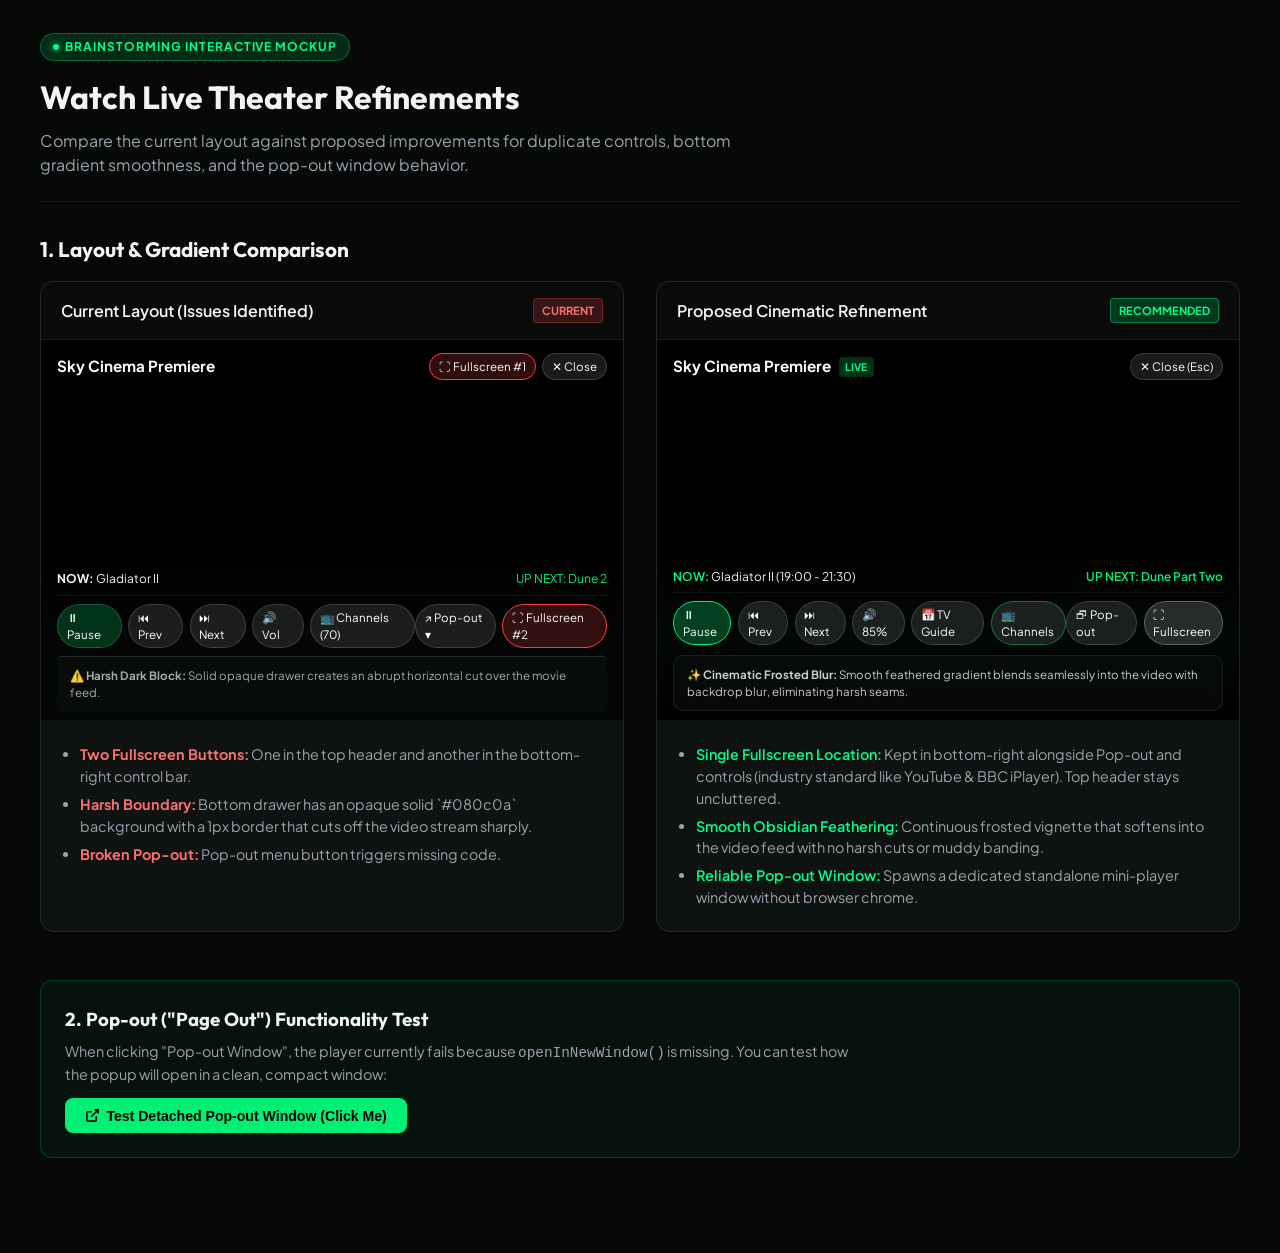
<file: mockup_player.html>
<!DOCTYPE html>
<html lang="en">
<head>
  <meta charset="UTF-8">
  <meta name="viewport" content="width=device-width, initial-scale=1.0">
  <title>Watch Live Player - Visual Mockup & Design Options</title>
  <link rel="preconnect" href="https://fonts.googleapis.com">
  <link rel="preconnect" href="https://fonts.gstatic.com" crossorigin>
  <link href="https://fonts.googleapis.com/css2?family=Outfit:wght@400;500;600;700;800&family=Plus+Jakarta+Sans:wght@400;500;600;700&display=swap" rel="stylesheet">
  <style>
    :root {
      --bg-dark: #070908;
      --card-bg: rgba(18, 24, 21, 0.7);
      --card-border: rgba(255, 255, 255, 0.08);
      --accent-neon: #00ff88;
      --accent-emerald: #00f076;
      --text-main: #f3f4f6;
      --text-muted: #9ca3af;
    }
    * { box-sizing: border-box; margin: 0; padding: 0; }
    body {
      font-family: 'Plus Jakarta Sans', sans-serif;
      background: var(--bg-dark);
      color: var(--text-main);
      padding: 2rem 1.5rem 4rem;
      line-height: 1.5;
    }
    h1, h2, h3 { font-family: 'Outfit', sans-serif; font-weight: 700; }
    .container { max-width: 1200px; margin: 0 auto; }
    .header {
      margin-bottom: 2rem;
      border-bottom: 1px solid var(--card-border);
      padding-bottom: 1.5rem;
    }
    .badge {
      display: inline-flex;
      align-items: center;
      gap: 0.4rem;
      font-size: 0.75rem;
      font-weight: 700;
      text-transform: uppercase;
      letter-spacing: 0.08em;
      padding: 0.25rem 0.75rem;
      border-radius: 9999px;
      background: rgba(0, 240, 118, 0.15);
      border: 1px solid rgba(0, 240, 118, 0.3);
      color: var(--accent-neon);
      margin-bottom: 0.75rem;
    }
    .dot { width: 6px; height: 6px; border-radius: 50%; background: var(--accent-neon); box-shadow: 0 0 8px var(--accent-neon); }
    h1 { font-size: 2rem; margin-bottom: 0.5rem; }
    p.lead { color: var(--text-muted); font-size: 1rem; max-width: 750px; }

    .tabs {
      display: flex;
      gap: 0.75rem;
      margin-bottom: 2rem;
    }
    .tab-btn {
      background: rgba(255, 255, 255, 0.05);
      border: 1px solid var(--card-border);
      color: var(--text-muted);
      padding: 0.6rem 1.2rem;
      border-radius: 8px;
      font-weight: 600;
      font-size: 0.88rem;
      cursor: pointer;
      transition: all 0.2s;
    }
    .tab-btn:hover { background: rgba(255, 255, 255, 0.1); color: #fff; }
    .tab-btn.active {
      background: rgba(0, 240, 118, 0.15);
      border-color: var(--accent-emerald);
      color: #fff;
    }

    .mockup-grid {
      display: grid;
      grid-template-columns: 1fr 1fr;
      gap: 2rem;
      margin-bottom: 3rem;
    }
    @media (max-width: 900px) {
      .mockup-grid { grid-template-columns: 1fr; }
    }

    .mockup-card {
      background: var(--card-bg);
      border: 1px solid var(--card-border);
      border-radius: 14px;
      overflow: hidden;
      display: flex;
      flex-direction: column;
    }
    .card-head {
      padding: 1rem 1.25rem;
      background: rgba(0, 0, 0, 0.4);
      border-bottom: 1px solid var(--card-border);
      display: flex;
      justify-content: space-between;
      align-items: center;
    }
    .card-title { font-size: 1rem; font-weight: 600; }
    .card-tag { font-size: 0.7rem; padding: 0.2rem 0.5rem; border-radius: 4px; font-weight: 700; }
    .tag-current { background: rgba(239, 68, 68, 0.2); color: #f87171; border: 1px solid rgba(239, 68, 68, 0.3); }
    .tag-proposed { background: rgba(0, 240, 118, 0.2); color: var(--accent-neon); border: 1px solid rgba(0, 240, 118, 0.4); }

    /* Mockup Screen Viewport */
    .screen-preview {
      position: relative;
      height: 380px;
      background: #000 url('https://images.unsplash.com/photo-1574375927938-d5a98e8ffe85?auto=format&fit=crop&w=1200&q=80') center/cover no-repeat;
      display: flex;
      flex-direction: column;
      justify-content: space-between;
      overflow: hidden;
    }

    /* Screen Header */
    .screen-header {
      padding: 0.8rem 1rem;
      display: flex;
      justify-content: space-between;
      align-items: center;
      background: linear-gradient(to bottom, rgba(0,0,0,0.85) 0%, transparent 100%);
      z-index: 10;
    }
    .ch-title { font-size: 0.95rem; font-weight: 700; color: #fff; }
    .header-btns { display: flex; gap: 0.4rem; align-items: center; }
    .mini-btn {
      background: rgba(255, 255, 255, 0.1);
      border: 1px solid rgba(255, 255, 255, 0.15);
      color: #fff;
      font-size: 0.72rem;
      padding: 0.25rem 0.55rem;
      border-radius: 9999px;
      display: flex;
      align-items: center;
      gap: 0.3rem;
      backdrop-filter: blur(8px);
    }
    .mini-btn.highlight {
      border-color: #ef4444;
      background: rgba(239, 68, 68, 0.2);
    }

    /* Current Bottom Section */
    .bottom-current {
      position: relative;
      background: linear-gradient(to top, rgba(4,7,6,0.98) 0%, rgba(4,7,6,0.8) 50%, transparent 100%);
      padding: 1rem 1rem 0.6rem;
    }
    .current-surf-box {
      background: rgba(8, 12, 10, 0.98);
      border-top: 1px solid rgba(255, 255, 255, 0.12);
      padding: 0.6rem 0.8rem;
      margin-top: 0.5rem;
      border-radius: 4px;
      font-size: 0.72rem;
      color: #aaa;
    }

    /* Proposed Bottom Section */
    .bottom-proposed {
      position: relative;
      background: linear-gradient(to top, 
        rgba(0, 0, 0, 0.95) 0%, 
        rgba(3, 8, 6, 0.85) 45%, 
        rgba(3, 8, 6, 0.5) 75%, 
        rgba(3, 8, 6, 0.15) 90%, 
        transparent 100%
      );
      backdrop-filter: blur(12px);
      -webkit-backdrop-filter: blur(12px);
      padding: 1.5rem 1rem 0.6rem;
    }
    .proposed-surf-box {
      background: rgba(12, 18, 15, 0.55);
      border: 1px solid rgba(255, 255, 255, 0.08);
      border-radius: 10px;
      padding: 0.6rem 0.8rem;
      margin-top: 0.6rem;
      backdrop-filter: blur(16px);
      font-size: 0.72rem;
      color: #ccc;
    }

    .ticker-bar {
      display: flex;
      justify-content: space-between;
      align-items: center;
      font-size: 0.75rem;
      margin-bottom: 0.5rem;
      padding-bottom: 0.4rem;
      border-bottom: 1px solid rgba(255, 255, 255, 0.06);
    }
    .controls-row {
      display: flex;
      justify-content: space-between;
      align-items: center;
    }
    .ctrl-group { display: flex; gap: 0.4rem; align-items: center; }

    .popout-demo-card {
      background: rgba(0, 240, 118, 0.04);
      border: 1px solid rgba(0, 240, 118, 0.2);
      border-radius: 12px;
      padding: 1.5rem;
      margin-bottom: 2rem;
    }
    .btn-test {
      background: var(--accent-emerald);
      color: #000;
      font-weight: 700;
      border: none;
      padding: 0.6rem 1.25rem;
      border-radius: 8px;
      cursor: pointer;
      font-size: 0.88rem;
      display: inline-flex;
      align-items: center;
      gap: 0.4rem;
      margin-top: 0.75rem;
      transition: all 0.2s;
    }
    .btn-test:hover { background: var(--accent-neon); transform: translateY(-1px); }
    .notes-list { margin-left: 1.2rem; color: var(--text-muted); font-size: 0.9rem; margin-top: 0.5rem; }
    .notes-list li { margin-bottom: 0.4rem; }
    .highlight-text { color: var(--accent-neon); font-weight: 600; }
  </style>
</head>
<body>
  <div class="container">
    <div class="header">
      <div class="badge"><span class="dot"></span> Brainstorming Interactive Mockup</div>
      <h1>Watch Live Theater Refinements</h1>
      <p class="lead">Compare the current layout against proposed improvements for duplicate controls, bottom gradient smoothness, and the pop-out window behavior.</p>
    </div>

    <!-- COMPARISON 1: TWO FULLSCREEN BUTTONS & BOTTOM GRADIENT -->
    <h2 style="font-size: 1.3rem; margin-bottom: 1rem;">1. Layout & Gradient Comparison</h2>
    <div class="mockup-grid">
      <!-- CURRENT STATE -->
      <div class="mockup-card">
        <div class="card-head">
          <span class="card-title">Current Layout (Issues Identified)</span>
          <span class="card-tag tag-current">CURRENT</span>
        </div>
        <div class="screen-preview">
          <!-- Screen Header with Fullscreen 1 -->
          <div class="screen-header">
            <div class="ch-title">Sky Cinema Premiere</div>
            <div class="header-btns">
              <span class="mini-btn highlight" title="Duplicate Fullscreen Button #1">⛶ Fullscreen #1</span>
              <span class="mini-btn">✕ Close</span>
            </div>
          </div>
          <!-- Video Screen center -->
          <div style="flex: 1;"></div>
          <!-- Screen Bottom with Fullscreen 2 and Stark Drawer -->
          <div class="bottom-current">
            <div class="ticker-bar">
              <span><b>NOW:</b> Gladiator II</span>
              <span style="color: var(--accent-emerald);">UP NEXT: Dune 2</span>
            </div>
            <div class="controls-row">
              <div class="ctrl-group">
                <span class="mini-btn" style="background: rgba(0,240,118,0.2);">⏸ Pause</span>
                <span class="mini-btn">⏮ Prev</span>
                <span class="mini-btn">⏭ Next</span>
                <span class="mini-btn">🔊 Vol</span>
                <span class="mini-btn">📺 Channels (70)</span>
              </div>
              <div class="ctrl-group">
                <span class="mini-btn">↗ Pop-out ▾</span>
                <span class="mini-btn highlight" title="Duplicate Fullscreen Button #2">⛶ Fullscreen #2</span>
              </div>
            </div>
            <div class="current-surf-box">
              ⚠️ <b>Harsh Dark Block:</b> Solid opaque drawer creates an abrupt horizontal cut over the movie feed.
            </div>
          </div>
        </div>
        <div style="padding: 1rem 1.25rem;">
          <ul class="notes-list">
            <li><b style="color: #f87171;">Two Fullscreen Buttons:</b> One in the top header and another in the bottom-right control bar.</li>
            <li><b style="color: #f87171;">Harsh Boundary:</b> Bottom drawer has an opaque solid `#080c0a` background with a 1px border that cuts off the video stream sharply.</li>
            <li><b style="color: #f87171;">Broken Pop-out:</b> Pop-out menu button triggers missing code.</li>
          </ul>
        </div>
      </div>

      <!-- PROPOSED IMPROVEMENTS -->
      <div class="mockup-card">
        <div class="card-head">
          <span class="card-title">Proposed Cinematic Refinement</span>
          <span class="card-tag tag-proposed">RECOMMENDED</span>
        </div>
        <div class="screen-preview">
          <!-- Screen Header: Clean, only Close + Live metadata -->
          <div class="screen-header">
            <div class="ch-title" style="display: flex; align-items: center; gap: 0.5rem;">
              <span>Sky Cinema Premiere</span>
              <span style="font-size: 0.65rem; background: rgba(0,240,118,0.2); color: var(--accent-neon); padding: 0.15rem 0.4rem; border-radius: 4px; font-weight: 700;">LIVE</span>
            </div>
            <div class="header-btns">
              <span class="mini-btn" style="cursor: pointer;">✕ Close (Esc)</span>
            </div>
          </div>
          <div style="flex: 1;"></div>
          <!-- Screen Bottom: Unified Frosted Vignette -->
          <div class="bottom-proposed">
            <div class="ticker-bar">
              <span><b class="highlight-text">NOW:</b> Gladiator II (19:00 - 21:30)</span>
              <span style="color: var(--accent-emerald); font-weight: 600;">UP NEXT: Dune Part Two</span>
            </div>
            <div class="controls-row">
              <div class="ctrl-group">
                <span class="mini-btn" style="background: rgba(0,240,118,0.25); border-color: var(--accent-emerald); color: #fff;">⏸ Pause</span>
                <span class="mini-btn">⏮ Prev</span>
                <span class="mini-btn">⏭ Next</span>
                <span class="mini-btn">🔊 85%</span>
                <span class="mini-btn">📅 TV Guide</span>
                <span class="mini-btn" style="border-color: rgba(0,240,118,0.4);">📺 Channels</span>
              </div>
              <div class="ctrl-group">
                <span class="mini-btn">🗗 Pop-out</span>
                <span class="mini-btn" style="background: rgba(255,255,255,0.15); border-color: rgba(255,255,255,0.25);">⛶ Fullscreen</span>
              </div>
            </div>
            <div class="proposed-surf-box">
              ✨ <b>Cinematic Frosted Blur:</b> Smooth feathered gradient blends seamlessly into the video with backdrop blur, eliminating harsh seams.
            </div>
          </div>
        </div>
        <div style="padding: 1rem 1.25rem;">
          <ul class="notes-list">
            <li><b class="highlight-text">Single Fullscreen Location:</b> Kept in bottom-right alongside Pop-out and controls (industry standard like YouTube & BBC iPlayer). Top header stays uncluttered.</li>
            <li><b class="highlight-text">Smooth Obsidian Feathering:</b> Continuous frosted vignette that softens into the video feed with no harsh cuts or muddy banding.</li>
            <li><b class="highlight-text">Reliable Pop-out Window:</b> Spawns a dedicated standalone mini-player window without browser chrome.</li>
          </ul>
        </div>
      </div>
    </div>

    <!-- 2. POPOUT WINDOW BEHAVIOR -->
    <div class="popout-demo-card">
      <h3 style="margin-bottom: 0.5rem;">2. Pop-out ("Page Out") Functionality Test</h3>
      <p style="color: var(--text-muted); font-size: 0.9rem; max-width: 800px;">
        When clicking "Pop-out Window", the player currently fails because <code>openInNewWindow()</code> is missing. 
        You can test how the popup will open in a clean, compact window:
      </p>
      <button class="btn-test" id="test-popout-btn">
        <svg width="15" height="15" viewBox="0 0 24 24" fill="none" stroke="currentColor" stroke-width="2.5"><path d="M18 13v6a2 2 0 0 1-2 2H5a2 2 0 0 1-2-2V8a2 2 0 0 1 2-2h6"/><polyline points="15 3 21 3 21 9"/><line x1="10" y1="14" x2="21" y2="3"/></svg>
        Test Detached Pop-out Window (Click Me)
      </button>
      <span id="popout-status" style="margin-left: 1rem; font-size: 0.85rem; color: var(--accent-neon); display: none;">Window launched!</span>
    </div>
  </div>

  <script>
    document.getElementById('test-popout-btn').addEventListener('click', function() {
      const width = 854;
      const height = 480;
      const left = (window.screen.width - width) / 2;
      const top = (window.screen.height - height) / 2;
      const features = `width=${width},height=${height},left=${left},top=${top},resizable=yes,scrollbars=no,status=no,toolbar=no,menubar=no,location=no`;
      const popWindow = window.open('about:blank', 'IVTV_Popout_Test', features);
      if (popWindow) {
        popWindow.document.write(`
          <!DOCTYPE html>
          <html>
          <head>
            <title>IV TV - Pop-out Player</title>
            <style>
              body { margin: 0; background: #000; color: #fff; font-family: sans-serif; display: flex; flex-direction: column; height: 100vh; justify-content: center; align-items: center; text-align: center; }
              .badge { background: #00f076; color: #000; font-weight: 700; padding: 4px 12px; border-radius: 9999px; font-size: 12px; margin-bottom: 12px; }
              h2 { margin: 0 0 8px; font-size: 20px; }
              p { color: #888; font-size: 14px; max-width: 400px; margin: 0 0 20px; }
              .close-btn { background: #222; border: 1px solid #444; color: #fff; padding: 6px 16px; border-radius: 6px; cursor: pointer; }
              .close-btn:hover { background: #333; }
            </style>
          </head>
          <body>
            <div class="badge">DETACHED MINI PLAYER</div>
            <h2>IV TV Standalone Pop-out Window</h2>
            <p>This demonstrates how the pop-out window opens independently with zero browser clutter.</p>
            <button class="close-btn" onclick="window.close()">Close Window</button>
          </body>
          </html>
        `);
        document.getElementById('popout-status').style.display = 'inline';
      } else {
        alert('Please allow popups to test the pop-out window feature.');
      }
    });
  </script>
</body>
</html>
</file>
